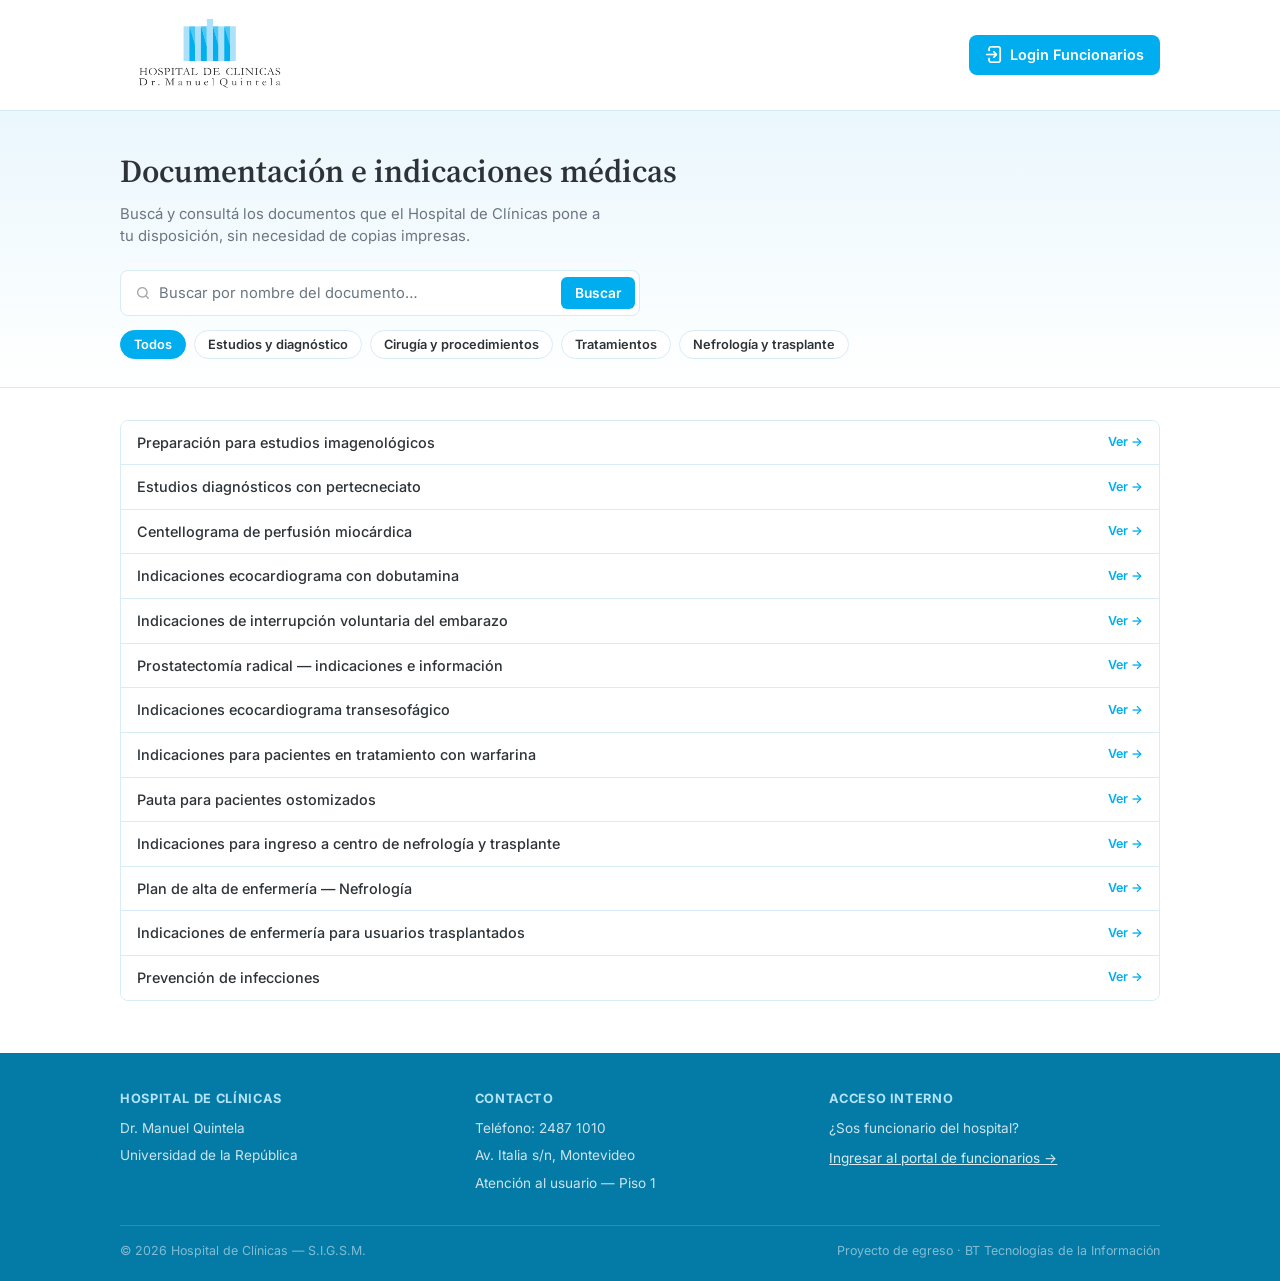
<file: frontend/index.html>
<!DOCTYPE html>
<html lang="es">
<head>
  <meta charset="UTF-8">
  <meta name="viewport" content="width=device-width, initial-scale=1.0">
  <title>Portal Usuario | S.I.G.S.M. — Hospital de Clínicas</title>
  <link rel="icon" type="image/png" href="img/logohc.png">
  <link href="https://fonts.googleapis.com/css2?family=Inter:wght@400;500;600;700&family=Source+Serif+4:wght@600&display=swap" rel="stylesheet">
  <link rel="stylesheet" href="css/portal-usuario.css">
</head>
<body>

<!-- HEADER -->
<header class="site-header">
  <div class="header-inner">
    <a href="index.html" class="marca">
      <img src="img/logohc.png" alt="Hospital de Clínicas Dr. Manuel Quintela" class="marca__logo">
    </a>
    <a href="login.html" class="btn-login">
      <img src="img/signin.png" alt="" class="btn-login__icono" aria-hidden="true">
      <span>Login Funcionarios</span>
    </a>
  </div>
</header>

<!-- HERO + BUSCADOR -->
<section class="hero">
  <div class="contenedor">
    <h1>Documentación e indicaciones médicas</h1>
    <p>Buscá y consultá los documentos que el Hospital de Clínicas pone a tu disposición, sin necesidad de copias impresas.</p>

    <form class="buscador" role="search" onsubmit="return false;">
      <img src="img/busqueda.png" alt="" class="buscador__icono" aria-hidden="true">
      <input
        type="search"
        id="buscador-input"
        placeholder="Buscar por nombre del documento…"
        autocomplete="off">
      <button type="submit" class="buscador__btn">Buscar</button>
    </form>

    <div class="filtros" role="group" aria-label="Filtrar por categoría">
      <button class="filtro-chip" data-filtro="todos"        aria-pressed="true">Todos</button>
      <button class="filtro-chip" data-filtro="estudios"     aria-pressed="false">Estudios y diagnóstico</button>
      <button class="filtro-chip" data-filtro="cirugia"      aria-pressed="false">Cirugía y procedimientos</button>
      <button class="filtro-chip" data-filtro="tratamientos" aria-pressed="false">Tratamientos</button>
      <button class="filtro-chip" data-filtro="nefrologia"   aria-pressed="false">Nefrología y trasplante</button>
    </div>
  </div>
</section>

<!-- MAIN -->
<main class="documentos">
  <div class="contenedor">
<!-- Lista plana de documentos -->
    <div class="doc-lista" id="doc-lista">

      <a class="doc-fila" data-titulo="preparación para estudios imagenológicos" data-categoria="estudios">
        <span class="doc-fila__titulo">Preparación para estudios imagenológicos</span>
        <span class="doc-fila__ver">Ver →</span>
      </a>

      <a class="doc-fila" data-titulo="estudios diagnósticos con pertecneciato" data-categoria="estudios">
        <span class="doc-fila__titulo">Estudios diagnósticos con pertecneciato</span>
        <span class="doc-fila__ver">Ver →</span>
      </a>

      <a class="doc-fila" data-titulo="centellograma de perfusión miocárdica" data-categoria="estudios">
        <span class="doc-fila__titulo">Centellograma de perfusión miocárdica</span>        
        <span class="doc-fila__ver">Ver →</span>
      </a>

      <a class="doc-fila" data-titulo="indicaciones ecocardiograma con dobutamina" data-categoria="estudios">
        <span class="doc-fila__titulo">Indicaciones ecocardiograma con dobutamina</span>
        <span class="doc-fila__ver">Ver →</span>
      </a>

      <a class="doc-fila" data-titulo="indicaciones de interrupción voluntaria del embarazo" data-categoria="cirugia">
        <span class="doc-fila__titulo">Indicaciones de interrupción voluntaria del embarazo</span>
        <span class="doc-fila__ver">Ver →</span>
      </a>

      <a class="doc-fila" data-titulo="prostatectomía radical indicaciones e información" data-categoria="cirugia">
        <span class="doc-fila__titulo">Prostatectomía radical — indicaciones e información</span>
        <span class="doc-fila__ver">Ver →</span>
      </a>

      <a class="doc-fila" data-titulo="indicaciones ecocardiograma transesofágico" data-categoria="cirugia">
        <span class="doc-fila__titulo">Indicaciones ecocardiograma transesofágico</span>
        <span class="doc-fila__ver">Ver →</span>
      </a>

      <a class="doc-fila" data-titulo="indicaciones para pacientes en tratamiento con warfarina" data-categoria="tratamientos">
        <span class="doc-fila__titulo">Indicaciones para pacientes en tratamiento con warfarina</span>
        <span class="doc-fila__ver">Ver →</span>
      </a>

      <a class="doc-fila" data-titulo="pauta para pacientes ostomizados" data-categoria="tratamientos">
        <span class="doc-fila__titulo">Pauta para pacientes ostomizados</span>
        <span class="doc-fila__ver">Ver →</span>
      </a>

      <a class="doc-fila" data-titulo="indicaciones para ingreso a centro de nefrología y trasplante" data-categoria="nefrologia">
        <span class="doc-fila__titulo">Indicaciones para ingreso a centro de nefrología y trasplante</span>
        <span class="doc-fila__ver">Ver →</span>
      </a>

      <a class="doc-fila" data-titulo="plan de alta de enfermería nefrología" data-categoria="nefrologia">
        <span class="doc-fila__titulo">Plan de alta de enfermería — Nefrología</span>
        <span class="doc-fila__ver">Ver →</span>
      </a>

      <a class="doc-fila" data-titulo="indicaciones de enfermería para usuarios trasplantados" data-categoria="nefrologia">
        <span class="doc-fila__titulo">Indicaciones de enfermería para usuarios trasplantados</span>
        <span class="doc-fila__ver">Ver →</span>
      </a>

      <a  class="doc-fila" data-titulo="prevención de infecciones" data-categoria="nefrologia">
        <span class="doc-fila__titulo">Prevención de infecciones</span>
        <span class="doc-fila__ver">Ver →</span>
      </a>

    </div>

</main>

<!-- FOOTER -->
<footer class="site-footer">
  <div class="contenedor">
    <div class="footer-grid">
      <div class="footer-col">
        <h4>Hospital de Clínicas</h4>
        <address>
          <p>Dr. Manuel Quintela</p>
          <p>Universidad de la República</p>
        </address>
      </div>
      <div class="footer-col">
        <h4>Contacto</h4>
        <address>
          <p>Teléfono: 2487 1010</p>
          <p>Av. Italia s/n, Montevideo</p>
          <p>Atención al usuario — Piso 1</p>
        </address>
      </div>
      <div class="footer-col">
        <h4>Acceso interno</h4>
        <p>¿Sos funcionario del hospital?</p>
        <a href="login.html">Ingresar al portal de funcionarios →</a>
      </div>
    </div>
    <div class="footer-bottom">
      <span>© 2026 Hospital de Clínicas — S.I.G.S.M.</span>
      <span>Proyecto de egreso · BT Tecnologías de la Información</span>
    </div>
  </div>
</footer>

<script>
  const input  = document.getElementById('buscador-input');
  const chips  = document.querySelectorAll('.filtro-chip');
  const filas  = document.querySelectorAll('.doc-fila');
  const sinRes = document.getElementById('sin-resultados');

  function filtrar() {
    const texto  = input.value.trim().toLowerCase();
    const activo = document.querySelector('.filtro-chip[aria-pressed="true"]').dataset.filtro;
    let total    = 0;

    filas.forEach(fila => {
      const coincideTexto = texto === '' || fila.dataset.titulo.includes(texto);
      const coincideCat   = activo === 'todos' || fila.dataset.categoria === activo;
      const visible       = coincideTexto && coincideCat;
      fila.toggleAttribute('hidden', !visible);
      if (visible) total++;
    });

    sinRes.style.display = total === 0 ? 'block' : 'none';
  }

  input.addEventListener('input', filtrar);

  chips.forEach(chip => {
    chip.addEventListener('click', () => {
      chips.forEach(c => c.setAttribute('aria-pressed', 'false'));
      chip.setAttribute('aria-pressed', 'true');
      filtrar();
    });
  });
</script>

</body>
</html>
</file>
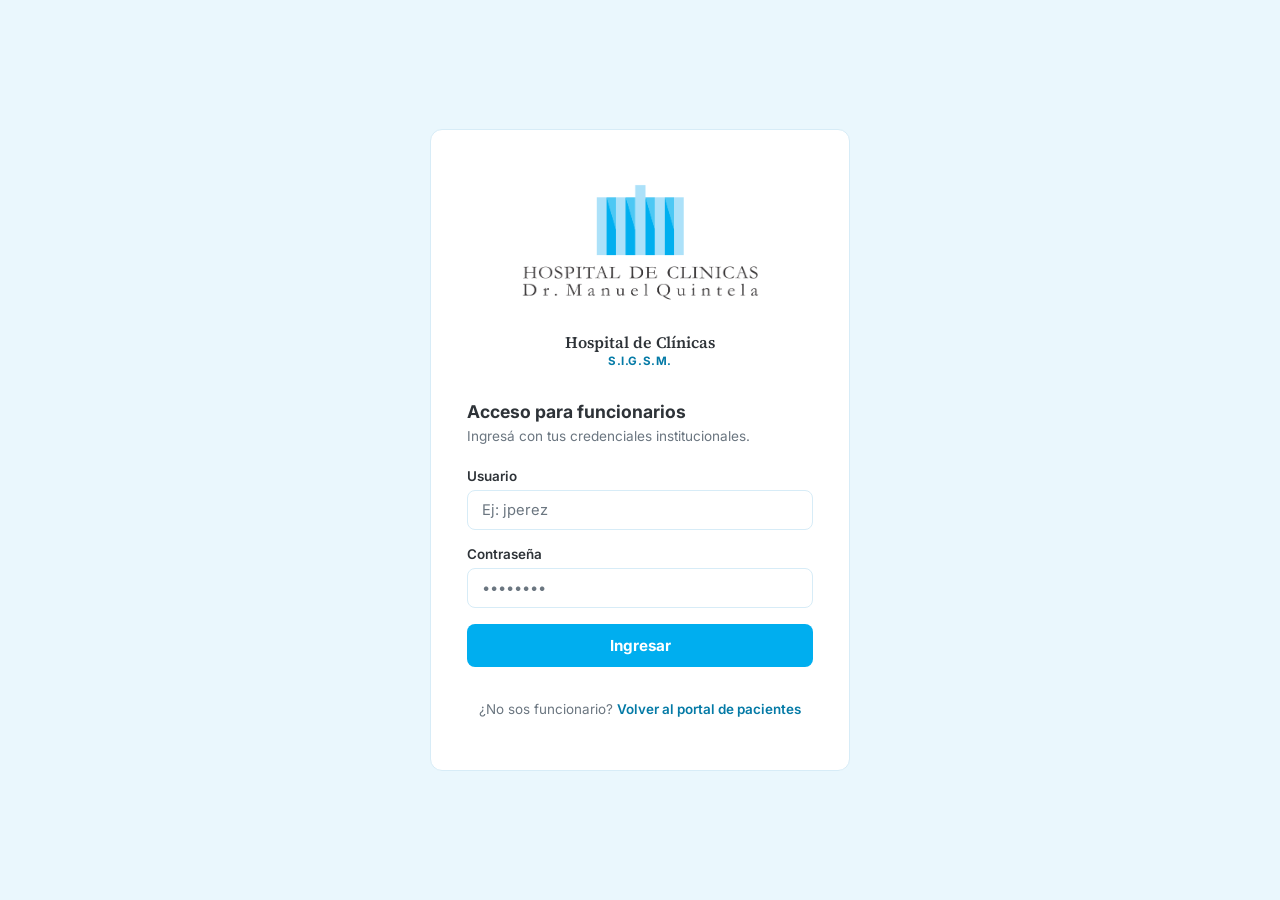
<file: frontend/login.html>
<!DOCTYPE html>
<html lang="es">
<head>
  <meta charset="UTF-8">
  <meta name="viewport" content="width=device-width, initial-scale=1.0">
  <title>Login Funcionarios | S.I.G.S.M. — Hospital de Clínicas</title>
  <link rel="icon" type="image/png" href="img/logohc.png">
  <link href="https://fonts.googleapis.com/css2?family=Inter:wght@400;500;600;700&family=Source+Serif+4:wght@600&display=swap" rel="stylesheet">
  <link rel="stylesheet" href="css/login.css">
</head>
<body>

  <div class="login-card">

    <!-- Logo -->
    <a href="index.html" class="login-marca">
      <img src="img/logohc.png" alt="Hospital de Clínicas Dr. Manuel Quintela" class="login-marca__logo">
      <span class="login-marca__texto">
        <span class="login-marca__nombre">Hospital de Clínicas</span>
        <span class="login-marca__sistema">S.I.G.S.M.</span>
      </span>
    </a>

    <h1 class="login-titulo">Acceso para funcionarios</h1>
    <p class="login-subtitulo">Ingresá con tus credenciales institucionales.</p>

    <form action="portal-admin.html" method="get">

      <div class="campo">
        <label for="usuario">Usuario</label>
        <input
          type="text"
          id="usuario"
          name="usuario"
          placeholder="Ej: jperez"
          autocomplete="username"
          required>
      </div>

      <div class="campo">
        <label for="contrasena">Contraseña</label>
        <input
          type="password"
          id="contrasena"
          name="contrasena"
          placeholder="••••••••"
          autocomplete="current-password"
          required>
      </div>

      <button type="submit" class="btn-ingresar">Ingresar</button>

    </form>

    <p class="login-volver">
      ¿No sos funcionario? <a href="index.html">Volver al portal de pacientes</a>
    </p>

  </div>

</body>
</html>
</file>
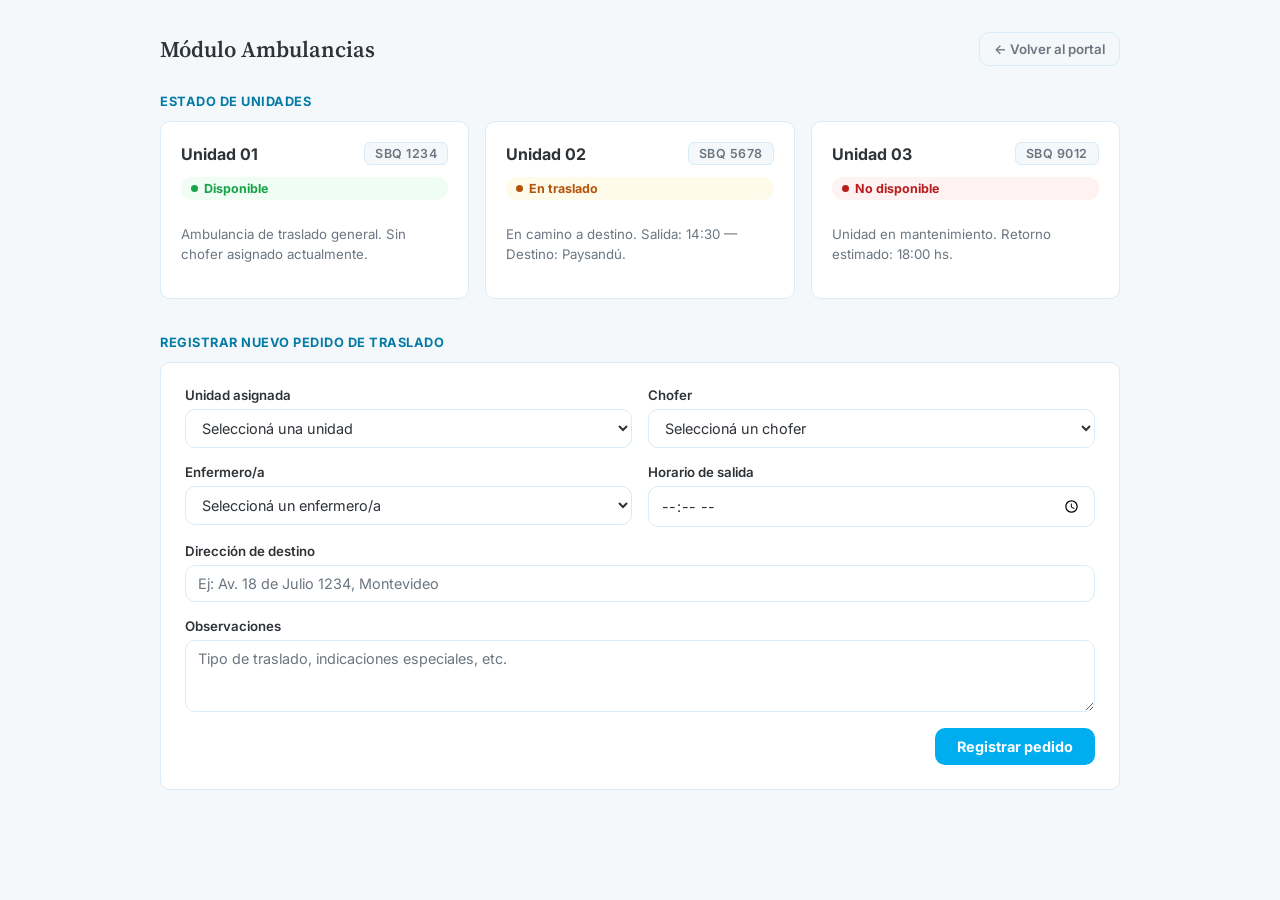
<file: frontend/modulo-ambulancias.html>
<!DOCTYPE html>
<html lang="es">
<head>
  <meta charset="UTF-8">
  <meta name="viewport" content="width=device-width, initial-scale=1.0">
  <title>Módulo Ambulancias | S.I.G.S.M.</title>
  <link rel="icon" type="image/png" href="img/logohc.png">
  <link href="https://fonts.googleapis.com/css2?family=Inter:wght@400;500;600;700&family=Source+Serif+4:wght@600&display=swap" rel="stylesheet">
  <link rel="stylesheet" href="css/modulo-ambulancias.css">
</head>
<body>

<div class="contenedor">

  <!-- Topbar -->
  <div class="topbar">
    <h1 class="topbar__titulo">Módulo Ambulancias</h1>
    <a href="portal-admin.html" class="btn-volver">← Volver al portal</a>
  </div>

  <!-- Cards ambulancias -->
  <p class="seccion-titulo">Estado de unidades</p>
  <div class="ambulancias-grid">

    <div class="ambulancia-card">
      <div class="ambulancia-card__header">
        <span class="ambulancia-card__nombre">Unidad 01</span>
        <span class="ambulancia-card__patente">SBQ 1234</span>
      </div>
      <span class="estado estado--disponible">Disponible</span>
      <p class="ambulancia-card__info">Ambulancia de traslado general. Sin chofer asignado actualmente.</p>
    </div>

    <div class="ambulancia-card">
      <div class="ambulancia-card__header">
        <span class="ambulancia-card__nombre">Unidad 02</span>
        <span class="ambulancia-card__patente">SBQ 5678</span>
      </div>
      <span class="estado estado--en-traslado">En traslado</span>
      <p class="ambulancia-card__info">En camino a destino. Salida: 14:30 — Destino: Paysandú.</p>
    </div>

    <div class="ambulancia-card">
      <div class="ambulancia-card__header">
        <span class="ambulancia-card__nombre">Unidad 03</span>
        <span class="ambulancia-card__patente">SBQ 9012</span>
      </div>
      <span class="estado estado--no-disponible">No disponible</span>
      <p class="ambulancia-card__info">Unidad en mantenimiento. Retorno estimado: 18:00 hs.</p>
    </div>

  </div>

  <!-- Formulario nuevo pedido -->
  <p class="seccion-titulo">Registrar nuevo pedido de traslado</p>
  <div class="form-card">
    <form onsubmit="return false;">
      <div class="form-grid">

        <div class="campo">
          <label for="pedido-unidad">Unidad asignada</label>
          <select id="pedido-unidad">
            <option value="" disabled selected>Seleccioná una unidad</option>
            <option>Unidad 01 — SBQ 1234 (Disponible)</option>
            <option disabled>Unidad 02 — SBQ 5678 (En traslado)</option>
            <option disabled>Unidad 03 — SBQ 9012 (No disponible)</option>
          </select>
        </div>

        <div class="campo">
          <label for="pedido-chofer">Chofer</label>
          <select id="pedido-chofer">
            <option value="" disabled selected>Seleccioná un chofer</option>
            <option>Carlos Rodríguez</option>
            <option>María González</option>
            <option>Luis Pérez</option>
            <option>Ana Martínez</option>
            <option>Roberto Silva</option>
            <option>Laura Fernández</option>
            <option>Diego López</option>
            <option>Patricia Díaz</option>
          </select>
        </div>

        <div class="campo">
          <label for="pedido-enfermero">Enfermero/a</label>
          <select id="pedido-enfermero">
            <option value="" disabled selected>Seleccioná un enfermero/a</option>
            <option>Julia Méndez</option>
            <option>Sebastián Torres</option>
            <option>Valentina Herrera</option>
            <option>Andrés Morales</option>
          </select>
        </div>

        <div class="campo">
          <label for="pedido-horario">Horario de salida</label>
          <input type="time" id="pedido-horario">
        </div>

        <div class="campo campo--full">
          <label for="pedido-direccion">Dirección de destino</label>
          <input type="text" id="pedido-direccion" placeholder="Ej: Av. 18 de Julio 1234, Montevideo">
        </div>

        <div class="campo campo--full">
          <label for="pedido-observaciones">Observaciones</label>
          <textarea id="pedido-observaciones" placeholder="Tipo de traslado, indicaciones especiales, etc."></textarea>
        </div>

      </div>
      <div class="form-footer">
        <button type="submit" class="btn-registrar">Registrar pedido</button>
      </div>
    </form>
  </div>

</div>

<script>
  if (localStorage.getItem('dark') === '1') document.body.classList.add('dark');
</script>

</body>
</html>
</file>
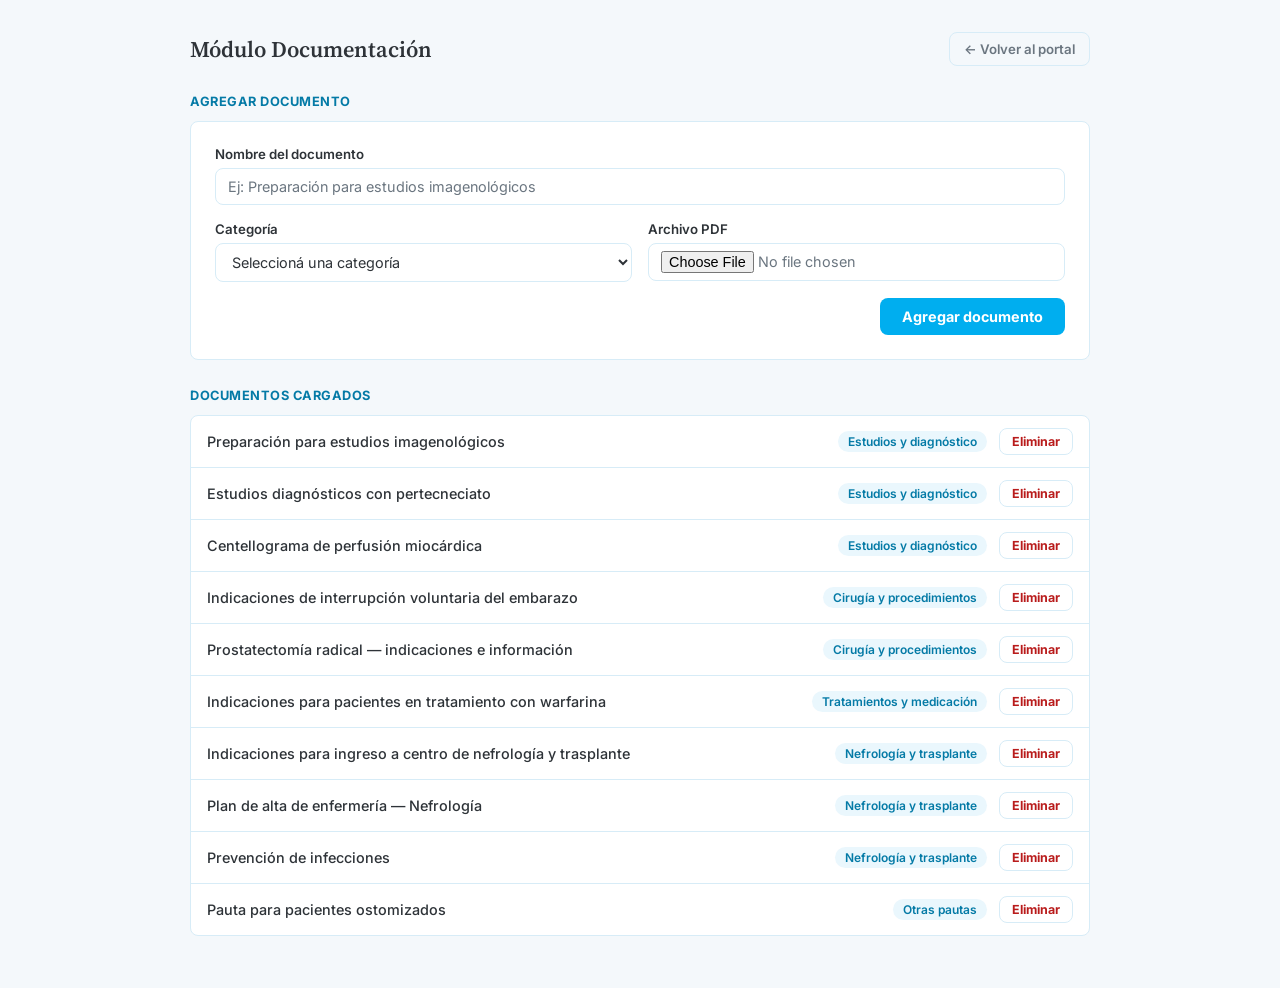
<file: frontend/modulo-documentacion.html>
<!DOCTYPE html>
<html lang="es">
<head>
  <meta charset="UTF-8">
  <meta name="viewport" content="width=device-width, initial-scale=1.0">
  <title>Módulo Documentación | S.I.G.S.M.</title>
  <link rel="icon" type="image/png" href="img/logohc.png">
  <link href="https://fonts.googleapis.com/css2?family=Inter:wght@400;500;600;700&family=Source+Serif+4:wght@600&display=swap" rel="stylesheet">
  <link rel="stylesheet" href="css/modulo-documentacion.css">
</head>
<body>

<div class="contenedor">

  <!-- Topbar -->
  <div class="topbar">
    <h1 class="topbar__titulo">Módulo Documentación</h1>
    <div class="topbar__acciones">
      <a href="portal-admin.html" class="btn-volver">← Volver al portal</a>
    </div>
  </div>

  <!-- Formulario nuevo documento -->
  <p class="seccion-titulo">Agregar documento</p>
  <div class="form-card">
    <form onsubmit="return false;">
      <div class="form-grid">

        <div class="campo campo--full">
          <label for="doc-nombre">Nombre del documento</label>
          <input type="text" id="doc-nombre" placeholder="Ej: Preparación para estudios imagenológicos">
        </div>

        <div class="campo">
          <label for="doc-categoria">Categoría</label>
          <select id="doc-categoria">
            <option value="" disabled selected>Seleccioná una categoría</option>
            <option>Estudios y diagnóstico</option>
            <option>Cirugía y procedimientos</option>
            <option>Tratamientos y medicación</option>
            <option>Nefrología y trasplante</option>
            <option>Otras pautas</option>
          </select>
        </div>

        <div class="campo">
          <label for="doc-archivo">Archivo PDF</label>
          <input type="file" id="doc-archivo" accept=".pdf">
        </div>

      </div>
      <div class="form-footer">
        <button type="submit" class="btn-agregar">Agregar documento</button>
      </div>
    </form>
  </div>

  <!-- Lista de documentos cargados -->
  <p class="seccion-titulo">Documentos cargados</p>
  <div class="doc-lista">

    <div class="doc-fila">
      <span class="doc-fila__titulo">Preparación para estudios imagenológicos</span>
      <span class="doc-fila__cat">Estudios y diagnóstico</span>
      <button class="btn-eliminar">Eliminar</button>
    </div>

    <div class="doc-fila">
      <span class="doc-fila__titulo">Estudios diagnósticos con pertecneciato</span>
      <span class="doc-fila__cat">Estudios y diagnóstico</span>
      <button class="btn-eliminar">Eliminar</button>
    </div>

    <div class="doc-fila">
      <span class="doc-fila__titulo">Centellograma de perfusión miocárdica</span>
      <span class="doc-fila__cat">Estudios y diagnóstico</span>
      <button class="btn-eliminar">Eliminar</button>
    </div>

    <div class="doc-fila">
      <span class="doc-fila__titulo">Indicaciones de interrupción voluntaria del embarazo</span>
      <span class="doc-fila__cat">Cirugía y procedimientos</span>
      <button class="btn-eliminar">Eliminar</button>
    </div>

    <div class="doc-fila">
      <span class="doc-fila__titulo">Prostatectomía radical — indicaciones e información</span>
      <span class="doc-fila__cat">Cirugía y procedimientos</span>
      <button class="btn-eliminar">Eliminar</button>
    </div>

    <div class="doc-fila">
      <span class="doc-fila__titulo">Indicaciones para pacientes en tratamiento con warfarina</span>
      <span class="doc-fila__cat">Tratamientos y medicación</span>
      <button class="btn-eliminar">Eliminar</button>
    </div>

    <div class="doc-fila">
      <span class="doc-fila__titulo">Indicaciones para ingreso a centro de nefrología y trasplante</span>
      <span class="doc-fila__cat">Nefrología y trasplante</span>
      <button class="btn-eliminar">Eliminar</button>
    </div>

    <div class="doc-fila">
      <span class="doc-fila__titulo">Plan de alta de enfermería — Nefrología</span>
      <span class="doc-fila__cat">Nefrología y trasplante</span>
      <button class="btn-eliminar">Eliminar</button>
    </div>

    <div class="doc-fila">
      <span class="doc-fila__titulo">Prevención de infecciones</span>
      <span class="doc-fila__cat">Nefrología y trasplante</span>
      <button class="btn-eliminar">Eliminar</button>
    </div>

    <div class="doc-fila">
      <span class="doc-fila__titulo">Pauta para pacientes ostomizados</span>
      <span class="doc-fila__cat">Otras pautas</span>
      <button class="btn-eliminar">Eliminar</button>
    </div>

  </div>

</div>

<script>
  // Heredar dark mode del portal admin
  if (localStorage.getItem('dark') === '1') document.body.classList.add('dark');
</script>

</body>
</html>
</file>
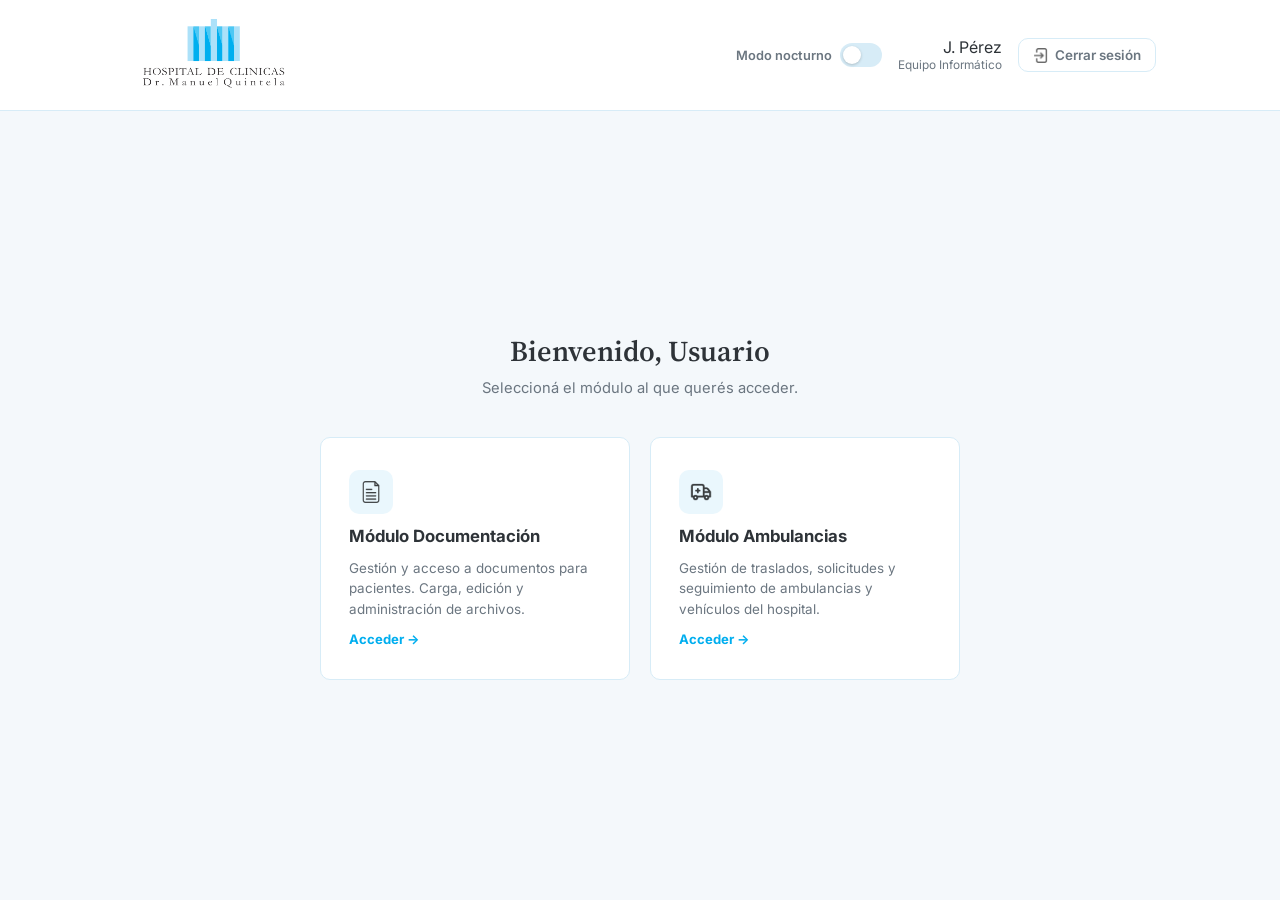
<file: frontend/portal-admin.html>
<!DOCTYPE html>
<html lang="es">
<head>
  <meta charset="UTF-8">
  <meta name="viewport" content="width=device-width, initial-scale=1.0">
  <title>Portal Admin | S.I.G.S.M. — Hospital de Clínicas</title>
  <link rel="icon" type="image/png" href="img/logohc.png">
  <link href="https://fonts.googleapis.com/css2?family=Inter:wght@400;500;600;700&family=Source+Serif+4:wght@600&display=swap" rel="stylesheet">
  <link rel="stylesheet" href="css/portal-admin.css">
</head>
<body>

<!-- HEADER -->
<header class="site-header">
  <div class="header-inner">

    <div class="marca">
      <img src="img/logohc.png" alt="Hospital de Clínicas Dr. Manuel Quintela" class="marca__logo">
    </div>

    <div class="header-acciones">

      <!-- Dark mode toggle -->
      <div class="dark-toggle">
        <span class="dark-toggle__label">Modo nocturno</span>
        <label class="toggle" aria-label="Activar modo nocturno">
          <input type="checkbox" id="dark-toggle">
          <span class="toggle__track"></span>
        </label>
      </div>

      <!-- Usuario -->
      <div class="header-usuario">
        <span class="header-usuario__nombre">J. Pérez</span>
        <span class="header-usuario__rol">Equipo Informático</span>
      </div>

      <!-- Logout -->
      <a href="login.html" class="btn-logout">
        <img src="img/signin.png" alt="" class="btn-logout__icono" aria-hidden="true">
        <span>Cerrar sesión</span>
      </a>

    </div>
  </div>
</header>

<!-- MAIN -->
<main class="admin-main">

  <div class="admin-bienvenida">
    <h1>Bienvenido, Usuario</h1>
    <p>Seleccioná el módulo al que querés acceder.</p>
  </div>

  <div class="modulos">

    <a href="modulo-documentacion.html" class="modulo-card">
      <div class="modulo-card__icono">
        <img src="img/documento.png" alt="">
      </div>
      <span class="modulo-card__nombre">Módulo Documentación</span>
      <span class="modulo-card__desc">Gestión y acceso a documentos para pacientes. Carga, edición y administración de archivos.</span>
      <span class="modulo-card__acceder">Acceder →</span>
    </a>

    <a href="modulo-ambulancias.html" class="modulo-card">
      <div class="modulo-card__icono">
        <img src="img/ambulancia.png" alt="">
      </div>
      <span class="modulo-card__nombre">Módulo Ambulancias</span>
      <span class="modulo-card__desc">Gestión de traslados, solicitudes y seguimiento de ambulancias y vehículos del hospital.</span>
      <span class="modulo-card__acceder">Acceder →</span>
    </a>

  </div>

</main>

<script>
  const toggle = document.getElementById('dark-toggle');

  // Persistir preferencia
  if (localStorage.getItem('dark') === '1') {
    document.body.classList.add('dark');
    toggle.checked = true;
  }

  toggle.addEventListener('change', () => {
    document.body.classList.toggle('dark', toggle.checked);
    localStorage.setItem('dark', toggle.checked ? '1' : '0');
  });
</script>

</body>
</html>
</file>
<file: frontend/css/portal-usuario.css>
/* ============================================
   S.I.G.S.M. — Portal Usuario (index.html)
   Hospital de Clínicas Dr. Manuel Quintela
   ============================================ */

:root {
  --azul-fuerte: #00aeef;
  --azul-medio:  #5bc8f2;
  --azul-claro:  #b3e5fa;
  --azul-fondo:  #eaf7fd;
  --azul-oscuro: #047aa6;
  --blanco:      #ffffff;
  --gris-texto:  #2e3338;
  --gris-suave:  #6b7680;
  --gris-borde:  #d7ecf7;
  --gris-fila:   #f7fbfe;
  --radio:       8px;
  --font-marca:  'Source Serif 4', Georgia, serif;
  --font-base:   'Inter', system-ui, sans-serif;
}

*, *::before, *::after { box-sizing: border-box; }
html { scroll-behavior: smooth; }

body {
  margin: 0;
  font-family: var(--font-base);
  color: var(--gris-texto);
  background: var(--blanco);
  line-height: 1.5;
  -webkit-font-smoothing: antialiased;
}

a { color: inherit; }
img { max-width: 100%; display: block; }
button { font-family: inherit; cursor: pointer; }

a:focus-visible,
button:focus-visible,
input:focus-visible {
  outline: 3px solid var(--azul-fuerte);
  outline-offset: 2px;
}

.contenedor {
  width: 100%;
  max-width: 1080px;
  margin: 0 auto;
  padding: 0 20px;
}

/* ── HEADER ─────────────────────────────── */
.site-header {
  position: sticky;
  top: 0;
  z-index: 50;
  background: var(--blanco);
  border-bottom: 1px solid var(--gris-borde);
}

.header-inner {
  display: flex;
  align-items: center;
  justify-content: space-between;
  gap: 16px;
  min-height: 68px;
  padding: 10px 20px;
  max-width: 1080px;
  margin: 0 auto;
}

.marca {
  display: flex;
  align-items: center;
  gap: 12px;
  text-decoration: none;
}

.marca__logo { height: 90px; width: auto; }

.btn-login {
  display: inline-flex;
  align-items: center;
  gap: 8px;
  padding: 9px 16px;
  background: var(--azul-fuerte);
  color: var(--blanco);
  border: none;
  border-radius: var(--radio);
  font-size: 0.9rem;
  font-weight: 600;
  text-decoration: none;
  white-space: nowrap;
  transition: background .15s;
}

.btn-login:hover { background: var(--azul-oscuro); }

.btn-login__icono {
  width: 17px;
  height: 17px;
  filter: invert(1);
}

/* ── HERO ────────────────────────────────── */
.hero {
  background: linear-gradient(180deg, var(--azul-fondo) 0%, var(--blanco) 100%);
  padding: 36px 0 28px;
  border-bottom: 1px solid var(--gris-borde);
}

.hero h1 {
  font-family: var(--font-marca);
  font-size: clamp(1.4rem, 4vw, 2rem);
  font-weight: 600;
  margin: 0 0 8px;
  color: var(--gris-texto);
}

.hero p {
  font-size: 0.93rem;
  color: var(--gris-suave);
  margin: 0 0 22px;
  max-width: 54ch;
}

/* ── BUSCADOR ────────────────────────────── */
.buscador {
  display: flex;
  align-items: center;
  gap: 8px;
  background: var(--blanco);
  border: 1.5px solid var(--gris-borde);
  border-radius: var(--radio);
  padding: 4px 4px 4px 14px;
  max-width: 520px;
  transition: border-color .15s;
}

.buscador:focus-within { border-color: var(--azul-fuerte); }

.buscador__icono {
  width: 16px;
  height: 16px;
  opacity: 0.35;
  flex-shrink: 0;
}

.buscador input {
  flex: 1;
  border: none;
  outline: none;
  font-size: 0.92rem;
  padding: 9px 0;
  font-family: var(--font-base);
  color: var(--gris-texto);
  background: transparent;
  min-width: 0;
}

.buscador input::placeholder { color: var(--gris-suave); }

.buscador__btn {
  background: var(--azul-fuerte);
  color: var(--blanco);
  border: none;
  border-radius: 6px;
  padding: 8px 14px;
  font-size: 0.86rem;
  font-weight: 600;
  transition: background .15s;
  flex-shrink: 0;
}

.buscador__btn:hover { background: var(--azul-oscuro); }

/* ── FILTROS ─────────────────────────────── */
.filtros {
  display: flex;
  flex-wrap: wrap;
  gap: 8px;
  margin-top: 14px;
}

.filtro-chip {
  font-size: 0.8rem;
  font-weight: 600;
  padding: 6px 13px;
  border-radius: 100px;
  border: 1.5px solid var(--gris-borde);
  background: var(--blanco);
  color: var(--gris-texto);
  transition: all .15s;
}

.filtro-chip:hover { border-color: var(--azul-fuerte); color: var(--azul-fuerte); }

.filtro-chip[aria-pressed="true"] {
  background: var(--azul-fuerte);
  border-color: var(--azul-fuerte);
  color: var(--blanco);
}

/* ── DOCUMENTOS ──────────────────────────── */
.documentos { padding: 32px 0 52px; }

/* Lista de documentos */
.doc-lista {
  border: 1px solid var(--gris-borde);
  border-radius: var(--radio);
  overflow: hidden;
}

.doc-fila {
  display: flex;
  align-items: center;
  gap: 12px;
  padding: 11px 16px;
  border-bottom: 1px solid var(--gris-borde);
  text-decoration: none;
  color: inherit;
  background: var(--blanco);
  transition: background .12s;
}

.doc-fila:last-child { border-bottom: none; }
.doc-fila:hover { background: var(--gris-fila); }
.doc-fila[hidden] { display: none; }

.doc-fila__titulo {
  flex: 1;
  font-size: 0.9rem;
  font-weight: 500;
  min-width: 0;
}

.doc-fila__ver {
  font-size: 0.78rem;
  font-weight: 600;
  color: var(--azul-fuerte);
  white-space: nowrap;
  flex-shrink: 0;
}

/* Sin resultados */
.sin-resultados {
  display: none;
  text-align: center;
  padding: 40px 20px;
  color: var(--gris-suave);
  font-size: 0.9rem;
}

/* ── FOOTER ──────────────────────────────── */
.site-footer {
  background: var(--azul-oscuro);
  color: var(--blanco);
  padding: 36px 0 20px;
}

.footer-grid {
  display: grid;
  grid-template-columns: repeat(auto-fit, minmax(200px, 1fr));
  gap: 24px;
  margin-bottom: 24px;
}

.footer-col h4 {
  font-size: 0.8rem;
  font-weight: 700;
  text-transform: uppercase;
  letter-spacing: 0.05em;
  color: var(--azul-claro);
  margin: 0 0 10px;
}

.footer-col p,
.footer-col address {
  font-style: normal;
  font-size: 0.85rem;
  color: rgba(255,255,255,.8);
  margin: 0 0 6px;
  line-height: 1.6;
}

.footer-col a { color: rgba(255,255,255,.85); font-size: 0.85rem; }
.footer-col a:hover { text-decoration: underline; }

.footer-bottom {
  border-top: 1px solid rgba(255,255,255,.15);
  padding-top: 16px;
  display: flex;
  flex-wrap: wrap;
  justify-content: space-between;
  gap: 8px;
  font-size: 0.78rem;
  color: rgba(255,255,255,.5);
}

/* ── RESPONSIVE ──────────────────────────── */
@media (max-width: 480px) {
  .marca__sistema { display: none; }
  .btn-login span { display: none; }
  
}
</file>
<file: frontend/css/login.css>
/* ============================================
   S.I.G.S.M. — Login Funcionarios
   Hospital de Clínicas Dr. Manuel Quintela
   ============================================ */

:root {
  --azul-fuerte: #00aeef;
  --azul-oscuro: #047aa6;
  --azul-claro:  #b3e5fa;
  --azul-fondo:  #eaf7fd;
  --blanco:      #ffffff;
  --gris-texto:  #2e3338;
  --gris-suave:  #6b7680;
  --gris-borde:  #d7ecf7;
  --radio:       8px;
  --font-base:   'Inter', system-ui, sans-serif;
  --font-marca:  'Source Serif 4', Georgia, serif;
}

*, *::before, *::after { box-sizing: border-box; }

body {
  margin: 0;
  font-family: var(--font-base);
  color: var(--gris-texto);
  background: var(--azul-fondo);
  min-height: 100vh;
  display: flex;
  flex-direction: column;
  align-items: center;
  justify-content: center;
  padding: 24px 20px;
  -webkit-font-smoothing: antialiased;
}

a { color: inherit; }
button { font-family: inherit; cursor: pointer; }

a:focus-visible,
button:focus-visible,
input:focus-visible {
  outline: 3px solid var(--azul-fuerte);
  outline-offset: 2px;
}

/* ── CARD ────────────────────────────────── */
.login-card {
  background: var(--blanco);
  border: 1px solid var(--gris-borde);
  border-radius: 12px;
  padding: 40px 36px;
  width: 100%;
  max-width: 420px;
}

/* ── MARCA ───────────────────────────────── */
.login-marca {
  display: flex;
  flex-direction: column;
  align-items: center;
  gap: 12px;
  margin-bottom: 32px;
  text-decoration: none;
}

.login-marca__logo { height: 150px; width: auto; }

.login-marca__texto {
  text-align: center;
  line-height: 1.3;
}

.login-marca__nombre {
  font-family: var(--font-marca);
  font-size: 1rem;
  font-weight: 600;
  color: var(--gris-texto);
  display: block;
}

.login-marca__sistema {
  font-size: 0.72rem;
  font-weight: 700;
  letter-spacing: 0.05em;
  text-transform: uppercase;
  color: var(--azul-oscuro);
  display: block;
  margin-top: 2px;
}

/* ── TITULO ──────────────────────────────── */
.login-titulo {
  font-size: 1.1rem;
  font-weight: 700;
  margin: 0 0 6px;
  color: var(--gris-texto);
}

.login-subtitulo {
  font-size: 0.85rem;
  color: var(--gris-suave);
  margin: 0 0 24px;
}

/* ── FORM ────────────────────────────────── */
.campo {
  display: flex;
  flex-direction: column;
  gap: 6px;
  margin-bottom: 16px;
}

.campo label {
  font-size: 0.84rem;
  font-weight: 600;
  color: var(--gris-texto);
}

.campo input {
  font-family: var(--font-base);
  font-size: 0.92rem;
  color: var(--gris-texto);
  background: var(--blanco);
  border: 1.5px solid var(--gris-borde);
  border-radius: var(--radio);
  padding: 10px 14px;
  width: 100%;
  transition: border-color .15s;
}

.campo input:focus {
  outline: none;
  border-color: var(--azul-fuerte);
}

.campo input::placeholder { color: var(--gris-suave); }

/* ── BOTÓN INGRESAR ──────────────────────── */
.btn-ingresar {
  width: 100%;
  padding: 12px;
  background: var(--azul-fuerte);
  color: var(--blanco);
  border: none;
  border-radius: var(--radio);
  font-size: 0.95rem;
  font-weight: 700;
  transition: background .15s;
  margin-bottom: 20px;
}

.btn-ingresar:hover { background: var(--azul-oscuro); }

/* ── VOLVER ──────────────────────────────── */
.login-volver {
  text-align: center;
  font-size: 0.84rem;
  color: var(--gris-suave);
}

.login-volver a {
  color: var(--azul-oscuro);
  font-weight: 600;
  text-decoration: none;
}

.login-volver a:hover { text-decoration: underline; }

/* ── RESPONSIVE ──────────────────────────── */
@media (max-width: 460px) {
  .login-card { padding: 32px 24px; }
}
</file>
<file: frontend/css/modulo-ambulancias.css>
/* ============================================
   S.I.G.S.M. — Módulo Ambulancias
   ============================================ */

:root {
  --azul-fuerte: #00aeef;
  --azul-oscuro: #047aa6;
  --azul-claro:  #b3e5fa;
  --azul-fondo:  #eaf7fd;
  --blanco:      #ffffff;
  --gris-texto:  #2e3338;
  --gris-suave:  #6b7680;
  --gris-borde:  #d7ecf7;
  --verde:       #16a34a;
  --verde-fondo: #f0fdf4;
  --rojo:        #b91c1c;
  --rojo-fondo:  #fef2f2;
  --amarillo:    #b45309;
  --amarillo-fondo: #fffbeb;
  --radio:       10px;
  --font-base:   'Inter', system-ui, sans-serif;
  --font-marca:  'Source Serif 4', Georgia, serif;

  --bg-body:         #f4f8fb;
  --bg-card:         #ffffff;
  --bg-input:        #ffffff;
  --borde:           #d7ecf7;
  --texto-principal: #2e3338;
  --texto-suave:     #6b7680;
}

body.dark {
  --bg-body:         #1a1f24;
  --bg-card:         #262d35;
  --bg-input:        #1e252d;
  --borde:           #333d47;
  --texto-principal: #e2e8ed;
  --texto-suave:     #8a96a0;
  --azul-fondo:      #1e2830;
  --verde-fondo:     #14291e;
  --rojo-fondo:      #2a1515;
  --amarillo-fondo:  #2a2010;
}

*, *::before, *::after { box-sizing: border-box; }

body {
  margin: 0;
  font-family: var(--font-base);
  background: var(--bg-body);
  color: var(--texto-principal);
  min-height: 100vh;
  padding: 32px 20px 52px;
  -webkit-font-smoothing: antialiased;
  transition: background .2s, color .2s;
}

a { color: inherit; text-decoration: none; }
button { font-family: inherit; cursor: pointer; }

a:focus-visible,
button:focus-visible,
input:focus-visible,
select:focus-visible,
textarea:focus-visible {
  outline: 3px solid var(--azul-fuerte);
  outline-offset: 2px;
}

.contenedor {
  max-width: 960px;
  margin: 0 auto;
}

/* ── TOPBAR ──────────────────────────────── */
.topbar {
  display: flex;
  align-items: center;
  justify-content: space-between;
  flex-wrap: wrap;
  gap: 12px;
  margin-bottom: 28px;
}

.topbar__titulo {
  font-family: var(--font-marca);
  font-size: 1.4rem;
  font-weight: 600;
  margin: 0;
  color: var(--texto-principal);
}

.btn-volver {
  font-size: 0.83rem;
  font-weight: 600;
  color: var(--texto-suave);
  background: transparent;
  border: 1.5px solid var(--borde);
  border-radius: var(--radio);
  padding: 8px 14px;
  transition: all .15s;
  cursor: pointer;
}

.btn-volver:hover { border-color: var(--azul-fuerte); color: var(--azul-fuerte); }

.seccion-titulo {
  font-size: 0.8rem;
  font-weight: 700;
  text-transform: uppercase;
  letter-spacing: 0.04em;
  color: var(--azul-oscuro);
  margin: 0 0 12px;
}

/* ── CARDS AMBULANCIAS ───────────────────── */
.ambulancias-grid {
  display: grid;
  grid-template-columns: repeat(auto-fit, minmax(260px, 1fr));
  gap: 16px;
  margin-bottom: 36px;
}

.ambulancia-card {
  background: var(--bg-card);
  border: 1.5px solid var(--borde);
  border-radius: var(--radio);
  padding: 20px;
  display: flex;
  flex-direction: column;
  gap: 12px;
  transition: background .2s, border-color .2s;
}

.ambulancia-card__header {
  display: flex;
  align-items: center;
  justify-content: space-between;
  gap: 10px;
}

.ambulancia-card__nombre {
  font-size: 1rem;
  font-weight: 700;
  color: var(--texto-principal);
}

.ambulancia-card__patente {
  font-size: 0.78rem;
  font-weight: 600;
  color: var(--texto-suave);
  background: var(--bg-body);
  border: 1px solid var(--borde);
  border-radius: 6px;
  padding: 3px 10px;
  letter-spacing: 0.04em;
}

/* Estado de la ambulancia */
.estado {
  display: inline-flex;
  align-items: center;
  gap: 6px;
  font-size: 0.78rem;
  font-weight: 700;
  padding: 4px 10px;
  border-radius: 100px;
}

.estado::before {
  content: '';
  width: 7px;
  height: 7px;
  border-radius: 50%;
  flex-shrink: 0;
}

.estado--disponible {
  color: var(--verde);
  background: var(--verde-fondo);
}
.estado--disponible::before { background: var(--verde); }

.estado--en-traslado {
  color: var(--amarillo);
  background: var(--amarillo-fondo);
}
.estado--en-traslado::before { background: var(--amarillo); }

.estado--no-disponible {
  color: var(--rojo);
  background: var(--rojo-fondo);
}
.estado--no-disponible::before { background: var(--rojo); }

.ambulancia-card__info {
  font-size: 0.83rem;
  color: var(--texto-suave);
  line-height: 1.5;
}

/* ── FORMULARIO PEDIDO ───────────────────── */
.form-card {
  background: var(--bg-card);
  border: 1px solid var(--borde);
  border-radius: var(--radio);
  padding: 24px;
  transition: background .2s, border-color .2s;
}

.form-grid {
  display: grid;
  grid-template-columns: 1fr 1fr;
  gap: 16px;
  margin-bottom: 16px;
}

.campo {
  display: flex;
  flex-direction: column;
  gap: 6px;
}

.campo--full { grid-column: 1 / -1; }

.campo label {
  font-size: 0.83rem;
  font-weight: 600;
  color: var(--texto-principal);
}

.campo input,
.campo select,
.campo textarea {
  font-family: var(--font-base);
  font-size: 0.9rem;
  color: var(--texto-principal);
  background: var(--bg-input);
  border: 1.5px solid var(--borde);
  border-radius: var(--radio);
  padding: 9px 12px;
  width: 100%;
  transition: border-color .15s, background .2s;
}

.campo input:focus,
.campo select:focus,
.campo textarea:focus {
  outline: none;
  border-color: var(--azul-fuerte);
}

.campo input::placeholder,
.campo textarea::placeholder { color: var(--texto-suave); }

.campo textarea {
  resize: vertical;
  min-height: 72px;
}

.form-footer {
  display: flex;
  justify-content: flex-end;
}

.btn-registrar {
  padding: 10px 22px;
  background: var(--azul-fuerte);
  color: var(--blanco);
  border: none;
  border-radius: var(--radio);
  font-size: 0.9rem;
  font-weight: 700;
  transition: background .15s;
}

.btn-registrar:hover { background: var(--azul-oscuro); }

/* ── RESPONSIVE ──────────────────────────── */
@media (max-width: 520px) {
  .form-grid { grid-template-columns: 1fr; }
}
</file>
<file: frontend/css/modulo-documentacion.css>
/* ============================================
   S.I.G.S.M. — Módulo Documentación
   ============================================ */

:root {
  --azul-fuerte: #00aeef;
  --azul-oscuro: #047aa6;
  --azul-claro:  #b3e5fa;
  --azul-fondo:  #eaf7fd;
  --blanco:      #ffffff;
  --gris-texto:  #2e3338;
  --gris-suave:  #6b7680;
  --gris-borde:  #d7ecf7;
  --gris-fila:   #f7fbfe;
  --rojo:        #b91c1c;
  --rojo-fondo:  #fef2f2;
  --radio:       8px;
  --font-base:   'Inter', system-ui, sans-serif;
  --font-marca:  'Source Serif 4', Georgia, serif;

  --bg-body:    #f4f8fb;
  --bg-card:    #ffffff;
  --bg-input:   #ffffff;
  --borde:      #d7ecf7;
  --texto-principal: #2e3338;
  --texto-suave: #6b7680;
}

body.dark {
  --bg-body:    #1a1f24;
  --bg-card:    #262d35;
  --bg-input:   #1e252d;
  --borde:      #333d47;
  --texto-principal: #e2e8ed;
  --texto-suave: #8a96a0;
  --azul-fondo: #1e2830;
  --gris-fila:  #1e252d;
}

*, *::before, *::after { box-sizing: border-box; }

body {
  margin: 0;
  font-family: var(--font-base);
  background: var(--bg-body);
  color: var(--texto-principal);
  min-height: 100vh;
  padding: 32px 20px 52px;
  -webkit-font-smoothing: antialiased;
  transition: background .2s, color .2s;
}

a { color: inherit; text-decoration: none; }
button { font-family: inherit; cursor: pointer; }

a:focus-visible,
button:focus-visible,
input:focus-visible,
select:focus-visible {
  outline: 3px solid var(--azul-fuerte);
  outline-offset: 2px;
}

.contenedor {
  max-width: 900px;
  margin: 0 auto;
}

/* ── TOPBAR ──────────────────────────────── */
.topbar {
  display: flex;
  align-items: center;
  justify-content: space-between;
  flex-wrap: wrap;
  gap: 12px;
  margin-bottom: 28px;
}

.topbar__titulo {
  font-family: var(--font-marca);
  font-size: 1.4rem;
  font-weight: 600;
  margin: 0;
  color: var(--texto-principal);
}

.topbar__acciones { display: flex; align-items: center; gap: 10px; }

.btn-volver {
  font-size: 0.83rem;
  font-weight: 600;
  color: var(--texto-suave);
  background: transparent;
  border: 1.5px solid var(--borde);
  border-radius: var(--radio);
  padding: 8px 14px;
  transition: all .15s;
}

.btn-volver:hover { border-color: var(--azul-fuerte); color: var(--azul-fuerte); }

/* ── FORMULARIO NUEVO DOCUMENTO ──────────── */
.seccion-titulo {
  font-size: 0.8rem;
  font-weight: 700;
  text-transform: uppercase;
  letter-spacing: 0.04em;
  color: var(--azul-oscuro);
  margin: 0 0 12px;
}

.form-card {
  background: var(--bg-card);
  border: 1px solid var(--borde);
  border-radius: var(--radio);
  padding: 24px;
  margin-bottom: 28px;
  transition: background .2s, border-color .2s;
}

.form-grid {
  display: grid;
  grid-template-columns: 1fr 1fr;
  gap: 16px;
  margin-bottom: 16px;
}

.campo {
  display: flex;
  flex-direction: column;
  gap: 6px;
}

.campo--full { grid-column: 1 / -1; }

.campo label {
  font-size: 0.83rem;
  font-weight: 600;
  color: var(--texto-principal);
}

.campo input,
.campo select {
  font-family: var(--font-base);
  font-size: 0.9rem;
  color: var(--texto-principal);
  background: var(--bg-input);
  border: 1.5px solid var(--borde);
  border-radius: var(--radio);
  padding: 9px 12px;
  transition: border-color .15s, background .2s;
  width: 100%;
}

.campo input:focus,
.campo select:focus {
  outline: none;
  border-color: var(--azul-fuerte);
}

.campo input::placeholder { color: var(--texto-suave); }

/* Input file custom */
.campo input[type="file"] {
  padding: 7px 12px;
  cursor: pointer;
  color: var(--texto-suave);
}

.form-footer {
  display: flex;
  justify-content: flex-end;
}

.btn-agregar {
  padding: 10px 22px;
  background: var(--azul-fuerte);
  color: var(--blanco);
  border: none;
  border-radius: var(--radio);
  font-size: 0.9rem;
  font-weight: 700;
  transition: background .15s;
}

.btn-agregar:hover { background: var(--azul-oscuro); }

/* ── LISTA DOCUMENTOS ────────────────────── */
.doc-lista {
  background: var(--bg-card);
  border: 1px solid var(--borde);
  border-radius: var(--radio);
  overflow: hidden;
  transition: background .2s, border-color .2s;
}

.doc-fila {
  display: flex;
  align-items: center;
  gap: 12px;
  padding: 12px 16px;
  border-bottom: 1px solid var(--borde);
  transition: background .12s;
}

.doc-fila:last-child { border-bottom: none; }
.doc-fila:hover { background: var(--gris-fila); }

.doc-fila__titulo {
  flex: 1;
  font-size: 0.9rem;
  font-weight: 500;
  min-width: 0;
  color: var(--texto-principal);
}

.doc-fila__cat {
  font-size: 0.75rem;
  font-weight: 600;
  color: var(--azul-oscuro);
  background: var(--azul-fondo);
  padding: 3px 10px;
  border-radius: 100px;
  white-space: nowrap;
  flex-shrink: 0;
}

.btn-eliminar {
  background: transparent;
  border: 1.5px solid var(--borde);
  border-radius: var(--radio);
  color: var(--rojo);
  font-size: 0.78rem;
  font-weight: 700;
  padding: 5px 12px;
  flex-shrink: 0;
  transition: all .15s;
}

.btn-eliminar:hover {
  background: var(--rojo-fondo);
  border-color: var(--rojo);
}

/* ── RESPONSIVE ──────────────────────────── */
@media (max-width: 520px) {
  .form-grid { grid-template-columns: 1fr; }
  .doc-fila__cat { display: none; }
}
</file>
<file: frontend/css/portal-admin.css>
/* ============================================
   S.I.G.S.M. — Portal Admin
   Hospital de Clínicas Dr. Manuel Quintela
   ============================================ */

:root {
  --azul-fuerte: #00aeef;
  --azul-oscuro: #047aa6;
  --azul-claro:  #b3e5fa;
  --azul-fondo:  #eaf7fd;
  --blanco:      #ffffff;
  --gris-texto:  #2e3338;
  --gris-suave:  #6b7680;
  --gris-borde:  #d7ecf7;
  --radio:       10px;
  --font-base:   'Inter', system-ui, sans-serif;
  --font-marca:  'Source Serif 4', Georgia, serif;

  /* Variables de tema — se sobreescriben en dark */
  --bg-body:     #f4f8fb;
  --bg-header:   #ffffff;
  --bg-card:     #ffffff;
  --borde-card:  #d7ecf7;
  --texto-principal: #2e3338;
  --texto-suave: #6b7680;
  --borde-header: #d7ecf7;
}

/* ── DARK MODE ───────────────────────────── */
body.dark {
  --bg-body:     #1a1f24;
  --bg-header:   #222830;
  --bg-card:     #262d35;
  --borde-card:  #333d47;
  --texto-principal: #e2e8ed;
  --texto-suave: #8a96a0;
  --borde-header: #333d47;
  --azul-fondo:  #1e2830;
}

*, *::before, *::after { box-sizing: border-box; }

body {
  margin: 0;
  font-family: var(--font-base);
  background: var(--bg-body);
  color: var(--texto-principal);
  min-height: 100vh;
  display: flex;
  flex-direction: column;
  -webkit-font-smoothing: antialiased;
  transition: background .2s, color .2s;
}

a { color: inherit; text-decoration: none; }
button { font-family: inherit; cursor: pointer; }

a:focus-visible,
button:focus-visible {
  outline: 3px solid var(--azul-fuerte);
  outline-offset: 2px;
}

/* ── HEADER ─────────────────────────────── */
.site-header {
  background: var(--bg-header);
  border-bottom: 1px solid var(--borde-header);
  transition: background .2s, border-color .2s;
}

.header-inner {
  display: flex;
  align-items: center;
  justify-content: space-between;
  gap: 16px;
  min-height: 68px;
  padding: 10px 24px;
  max-width: 1080px;
  margin: 0 auto;
}

.marca {
  display: flex;
  align-items: center;
  gap: 12px;
}

.marca__logo { height: 90px; width: auto; }

.header-acciones {
  display: flex;
  align-items: center;
  gap: 16px;
}

.header-usuario {
  display: flex;
  flex-direction: column;
  align-items: flex-end;
  line-height: 1.3;
}

.header-usuario__rol {
  font-size: 0.74rem;
  color: var(--texto-suave);
}

/* Toggle dark mode */
.dark-toggle {
  display: flex;
  align-items: center;
  gap: 8px;
  font-size: 0.8rem;
  font-weight: 600;
  color: var(--texto-suave);
}

.dark-toggle__label { white-space: nowrap; }

.toggle {
  position: relative;
  width: 42px;
  height: 24px;
  flex-shrink: 0;
}

.toggle input {
  opacity: 0;
  width: 0;
  height: 0;
  position: absolute;
}

.toggle__track {
  position: absolute;
  inset: 0;
  background: var(--gris-borde);
  border-radius: 100px;
  transition: background .2s;
  cursor: pointer;
}

.toggle__track::after {
  content: '';
  position: absolute;
  width: 18px;
  height: 18px;
  border-radius: 50%;
  background: var(--blanco);
  top: 3px;
  left: 3px;
  transition: transform .2s;
  box-shadow: 0 1px 3px rgba(0,0,0,.2);
}

.toggle input:checked + .toggle__track { background: var(--azul-fuerte); }
.toggle input:checked + .toggle__track::after { transform: translateX(18px); }
.toggle input:focus-visible + .toggle__track {
  outline: 3px solid var(--azul-fuerte);
  outline-offset: 2px;
}

.btn-logout {
  display: inline-flex;
  align-items: center;
  gap: 7px;
  padding: 8px 14px;
  background: transparent;
  color: var(--texto-suave);
  border: 1.5px solid var(--borde-card);
  border-radius: var(--radio);
  font-size: 0.84rem;
  font-weight: 600;
  transition: all .15s;
}

.btn-logout:hover {
  border-color: var(--azul-fuerte);
  color: var(--azul-fuerte);
}

.btn-logout__icono {
  width: 15px;
  height: 15px;
  opacity: 0.6;
  filter: none;
}

body.dark .btn-logout__icono { filter: invert(1); }

/* ── MAIN ────────────────────────────────── */
.admin-main {
  flex: 1;
  display: flex;
  flex-direction: column;
  align-items: center;
  justify-content: center;
  padding: 48px 24px;
}

.admin-bienvenida {
  text-align: center;
  margin-bottom: 40px;
}

.admin-bienvenida h1 {
  font-family: var(--font-marca);
  font-size: clamp(1.3rem, 3.5vw, 1.8rem);
  font-weight: 600;
  margin: 0 0 8px;
  color: var(--texto-principal);
}

.admin-bienvenida p {
  font-size: 0.92rem;
  color: var(--texto-suave);
  margin: 0;
}

/* Cards de módulos */
.modulos {
  display: grid;
  grid-template-columns: repeat(auto-fit, minmax(260px, 1fr));
  gap: 20px;
  width: 100%;
  max-width: 640px;
}

.modulo-card {
  display: flex;
  flex-direction: column;
  gap: 12px;
  background: var(--bg-card);
  border: 1.5px solid var(--borde-card);
  border-radius: var(--radio);
  padding: 32px 28px;
  text-decoration: none;
  color: inherit;
  transition: border-color .15s, box-shadow .15s, background .2s;
}

.modulo-card:hover {
  border-color: var(--azul-fuerte);
  box-shadow: 0 4px 20px rgba(0, 174, 239, 0.1);
}

.modulo-card__icono {
  width: 44px;
  height: 44px;
  border-radius: 10px;
  background: var(--azul-fondo);
  display: flex;
  align-items: center;
  justify-content: center;
  transition: background .2s;
}

.modulo-card__icono img {
  width: 22px;
  height: 22px;
  opacity: 0.75;
}

.modulo-card__nombre {
  font-size: 1.05rem;
  font-weight: 700;
  color: var(--texto-principal);
}

.modulo-card__desc {
  font-size: 0.84rem;
  color: var(--texto-suave);
  line-height: 1.5;
}

.modulo-card__acceder {
  font-size: 0.82rem;
  font-weight: 700;
  color: var(--azul-fuerte);
  margin-top: auto;
}

/* ── RESPONSIVE ──────────────────────────── */
@media (max-width: 500px) {
  .header-usuario { display: none; }
  .dark-toggle__label { display: none; }
  .btn-logout span { display: none; }
}
</file>
